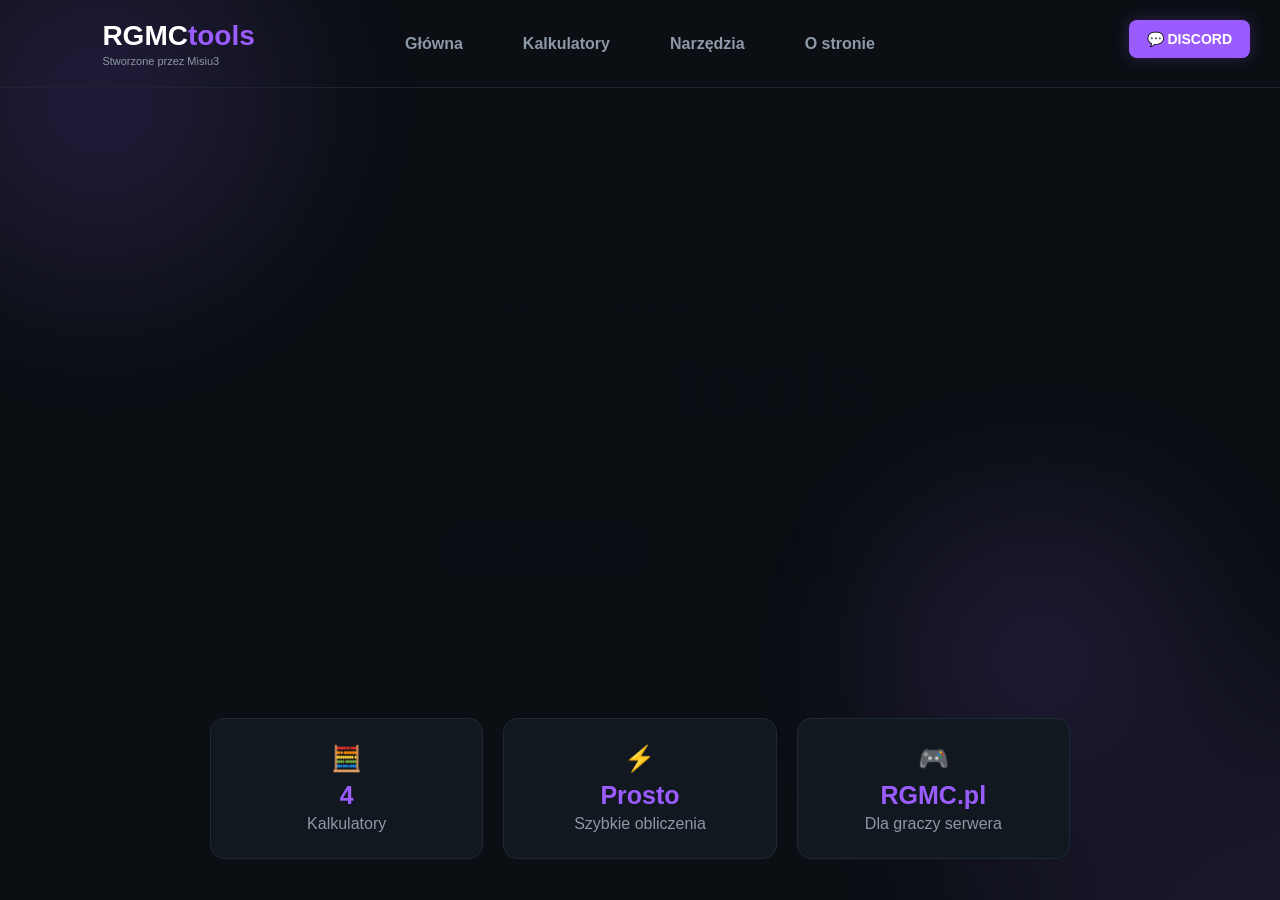
<file: index.html>
<!DOCTYPE html>
<html lang="pl">
<head>
    <meta charset="UTF-8">
    <meta http-equiv="refresh" content="0; url=home.html">
    <title>RGMCTOOLS</title>
</head>
<body>
    <p>Przekierowywanie...</p>
</body>
</html>
</file>
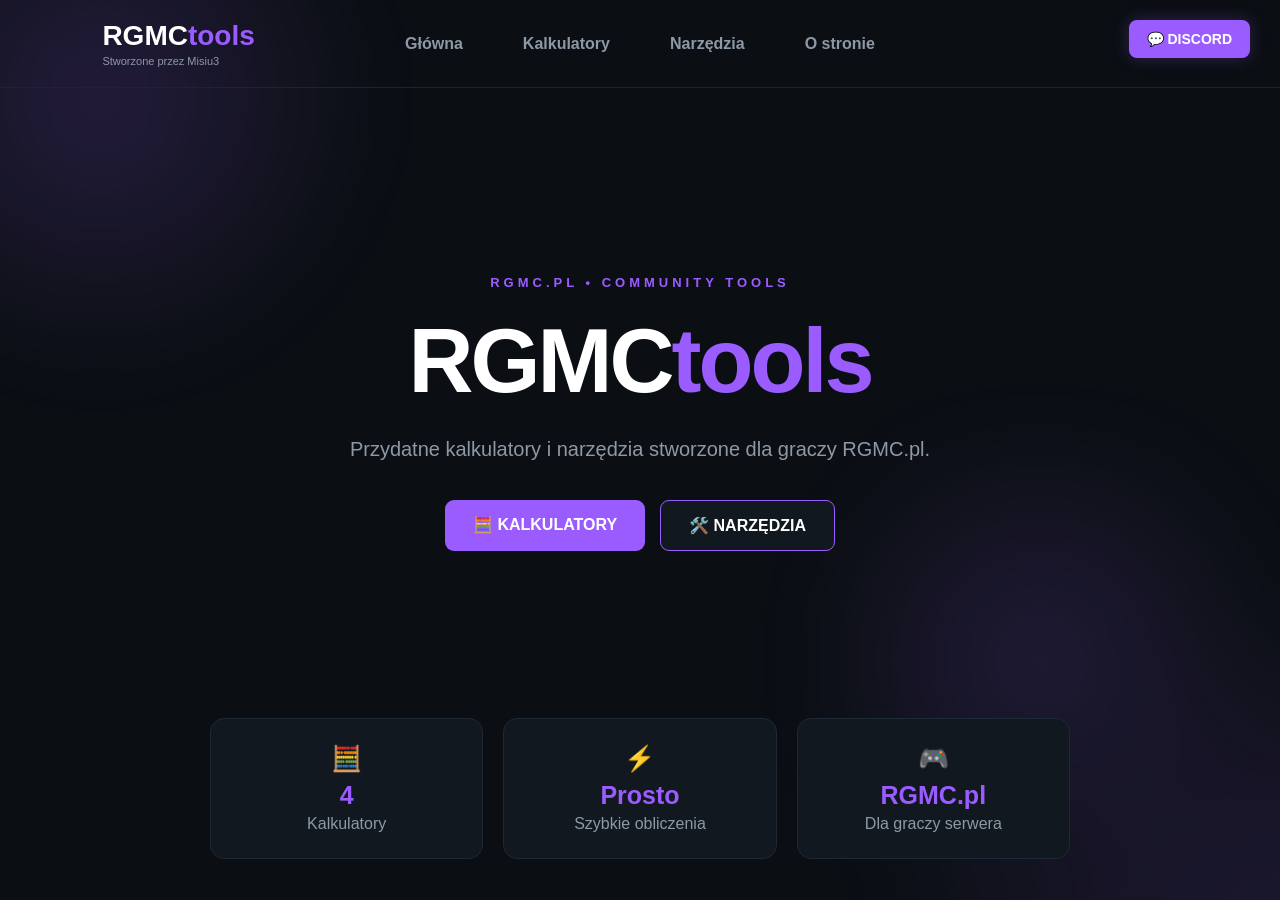
<file: home.html>
<!DOCTYPE html>
<html lang="pl">
<head>
    <meta charset="UTF-8">
    <meta name="viewport" content="width=device-width, initial-scale=1.0">

    <title>RGMCTOOLS</title>

    <link rel="stylesheet" href="style.css">
</head>

<body>

    <header>

        <div class="logo">
            RGMC<span>tools</span>
            <small>Stworzone przez Misiu3</small>
        </div>

    <nav>
    <a href="home.html">Główna</a>
    <a href="kalkulatory.html">Kalkulatory</a>
    <a href="narzedzia.html">Narzędzia</a>
    <a href="onas.html?">O stronie</a>
</nav>

    </header> 


    <main class="home">

        <section class="home-hero">

            <div class="home-content">

                <p class="home-label">RGMC.PL • COMMUNITY TOOLS</p>

                <h1>
                    RGMC<span>tools</span>
                </h1>

                <p class="home-description">
                    Przydatne kalkulatory i narzędzia stworzone
                    dla graczy RGMC.pl.
                </p>

                <div class="home-buttons">

                    <a href="kalkulatory.html" class="home-button">🧮 KALKULATORY</a>

                    <a href="#" class="home-button secondary">🛠️ NARZĘDZIA</a>

                </div>

            </div>

        </section>


        <section class="home-info">

            <div class="info-card">
                <h3>🧮</h3>
                <strong>4</strong>
                <p>Kalkulatory</p>
            </div>

            <div class="info-card">
                <h3>⚡</h3>
                <strong>Prosto</strong>
                <p>Szybkie obliczenia</p>
            </div>

            <div class="info-card">
                <h3>🎮</h3>
                <strong>RGMC.pl</strong>
                <p>Dla graczy serwera</p>
            </div>

        </section>

    </main>

</body>
<a href="https://discord.gg/khkUrMJMb" target="_blank" class="discord-button">
    💬 DISCORD
</a>
</html>
</file>
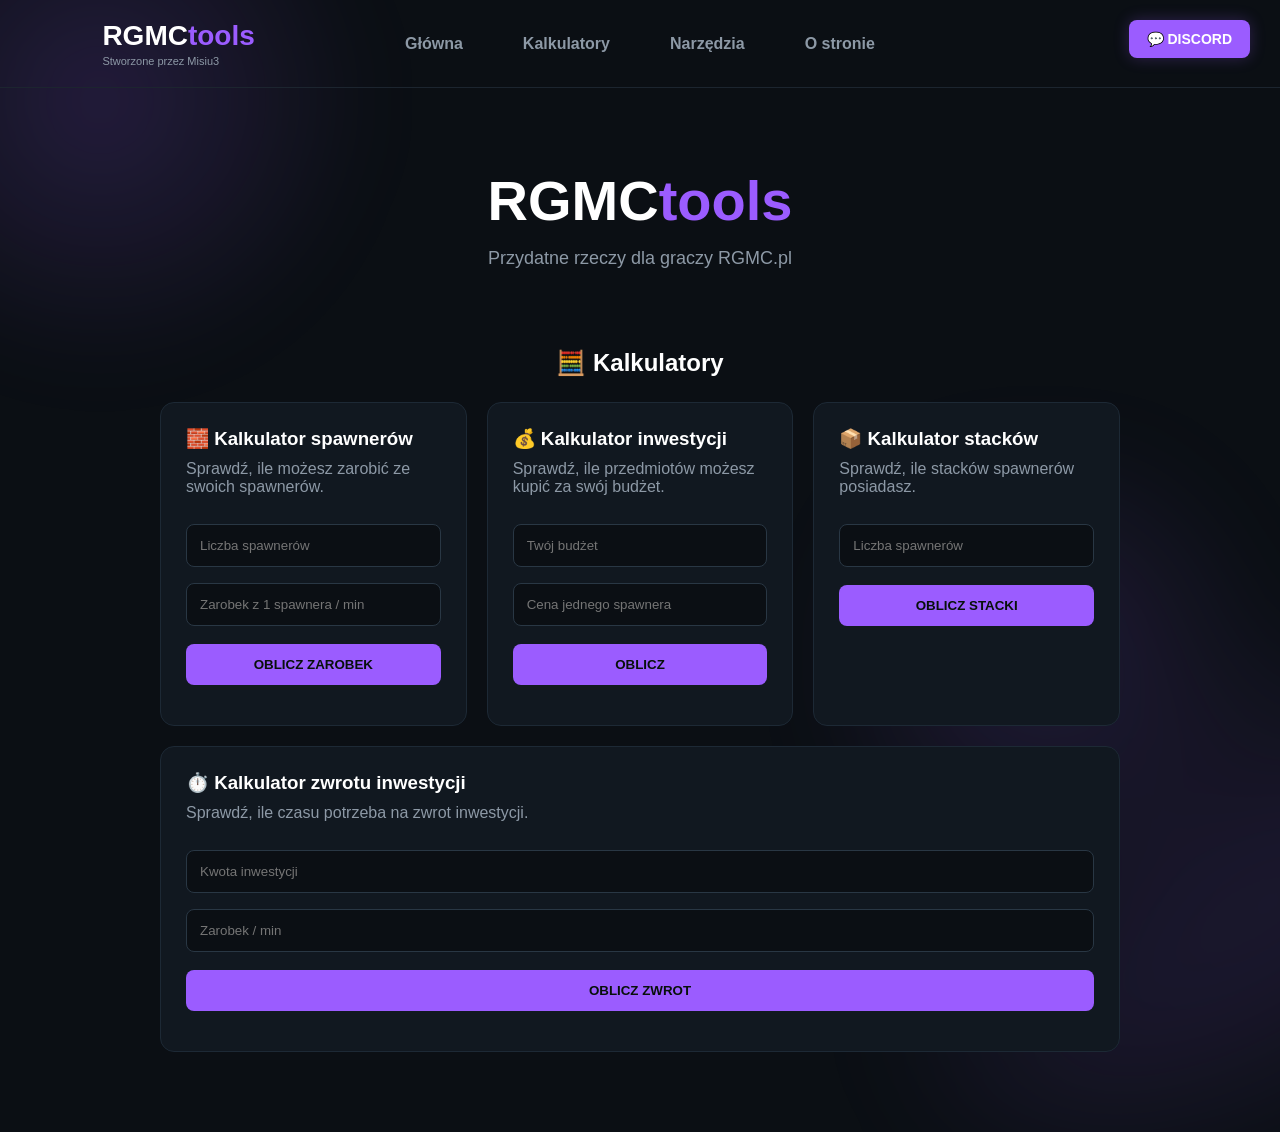
<file: kalkulatory.html>
<!DOCTYPE html>
<html lang="pl">
<head>
    <meta charset="UTF-8">
    <meta name="viewport" content="width=device-width, initial-scale=1.0">
    <title>MC Tools</title>
    <link rel="stylesheet" href="style.css">
</head>

<body>

    <header>
        <div class="logo">
            RGMC<span>tools</span>
            <small>Stworzone przez Misiu3</small>
        </div>

  <nav>
    <a href="home.html">Główna</a>
    <a href="kalkulatory.html">Kalkulatory</a>
    <a href="narzedzia.html">Narzędzia</a>
    <a href="onas.html?">O stronie</a>
</nav>
    </header>

    <section class="hero">
        <h1>RGMC<span>tools</span></h1>
        <p>Przydatne rzeczy dla graczy RGMC.pl</p>
    </section>

    <main class="tools" id="kalkulatory">

        <h2>🧮 Kalkulatory</h2>

        <!-- KALKULATOR SPAWNERÓW -->
        <div class="card">
            <h3>🧱 Kalkulator spawnerów</h3>

            <p>
                Sprawdź, ile możesz zarobić ze swoich spawnerów.
            </p>

            <input
                type="number"
                id="spawners"
                placeholder="Liczba spawnerów"
            >

            <input
                type="number"
                id="profit"
                placeholder="Zarobek z 1 spawnera / min"
            >

            <button onclick="calculate()">
                OBLICZ ZAROBEK
            </button>

            <div class="result" id="result"></div>
            <div class="result" id="hourResult"></div>
            <div class="result" id="dayResult"></div>
        </div>

        <!-- KALKULATOR INWESTYCJI -->
        <div class="card">
            <h3>💰 Kalkulator inwestycji</h3>

            <p>
                Sprawdź, ile przedmiotów możesz kupić za swój budżet.
            </p>

            <input
                type="number"
                id="money"
                placeholder="Twój budżet"
            >

            <input
                type="number"
                id="price"
                placeholder="Cena jednego spawnera"
            >

            <button onclick="calculateInvestment()">
                OBLICZ
            </button>

            <div class="result" id="investmentResult"></div>
        </div>

        <!-- KALKULATOR STACKÓW -->
        <div class="card">
            <h3>📦 Kalkulator stacków</h3>

            <p>
                Sprawdź, ile stacków spawnerów posiadasz.
            </p>

            <input
                type="number"
                id="stackSpawners"
                placeholder="Liczba spawnerów"
            >

            <button onclick="calculateStacks()">
                OBLICZ STACKI
            </button>

            <div class="result" id="stackResult"></div>
        </div>

        <!-- KALKULATOR ZWROTU -->
        <div class="card">
            <h3>⏱️ Kalkulator zwrotu inwestycji</h3>

            <p>
                Sprawdź, ile czasu potrzeba na zwrot inwestycji.
            </p>

            <input
                type="number"
                id="investment"
                placeholder="Kwota inwestycji"
            >

            <input
                type="number"
                id="incomePerMinute"
                placeholder="Zarobek / min"
            >

            <button onclick="calculatePayback()">
                OBLICZ ZWROT
            </button>

            <div class="result" id="paybackResult"></div>
        </div>

    </main>

    <script>

        // KALKULATOR SPAWNERÓW
        function calculate() {

            const spawners = Number(
                document.getElementById("spawners").value
            );

            const profit = Number(
                document.getElementById("profit").value
            );

            if (spawners < 0 || profit < 0) {
                document.getElementById("result").innerText =
                    "Podaj prawidłowe wartości.";
                return;
            }

            const perMinute = spawners * profit;
            const perHour = perMinute * 60;
            const perDay = perHour * 24;

            document.getElementById("result").innerText =
                "💰 Zarobek: " +
                perMinute.toLocaleString("pl-PL") +
                " $ / min";

            document.getElementById("hourResult").innerText =
                "⏱️ Na godzinę: " +
                perHour.toLocaleString("pl-PL") +
                " $";

            document.getElementById("dayResult").innerText =
                "📅 Na 24 godziny: " +
                perDay.toLocaleString("pl-PL") +
                " $";
        }


        // KALKULATOR INWESTYCJI
        function calculateInvestment() {

            const money = Number(
                document.getElementById("money").value
            );

            const price = Number(
                document.getElementById("price").value
            );

            if (money < 0 || price <= 0) {
                document.getElementById("investmentResult").innerText =
                    "Podaj prawidłowe wartości.";
                return;
            }

            const amount = Math.floor(money / price);

            document.getElementById("investmentResult").innerText =
                "🧱 Możesz kupić: " +
                amount.toLocaleString("pl-PL") +
                " spawnerów";
        }


        // KALKULATOR STACKÓW
        function calculateStacks() {

            const spawners = Number(
                document.getElementById("stackSpawners").value
            );

            if (spawners < 0) {
                document.getElementById("stackResult").innerText =
                    "Podaj prawidłową liczbę.";
                return;
            }

            const stacks = Math.floor(spawners / 64);
            const remainder = spawners % 64;

            document.getElementById("stackResult").innerText =
                "📦 Stacki: " +
                stacks.toLocaleString("pl-PL") +
                " | Reszta: " +
                remainder;
        }


        // KALKULATOR ZWROTU INWESTYCJI
        function calculatePayback() {

            const investment = Number(
                document.getElementById("investment").value
            );

            const incomePerMinute = Number(
                document.getElementById("incomePerMinute").value
            );

            if (investment <= 0 || incomePerMinute <= 0) {
                document.getElementById("paybackResult").innerText =
                    "Podaj prawidłowe wartości.";
                return;
            }

            const minutes = investment / incomePerMinute;
            const hours = minutes / 60;
            const days = hours / 24;

            document.getElementById("paybackResult").innerText =
                "💸 Zwrot po około " +
                minutes.toLocaleString("pl-PL", {
                    maximumFractionDigits: 1
                }) +
                " min (" +
                hours.toLocaleString("pl-PL", {
                    maximumFractionDigits: 1
                }) +
                " h / " +
                days.toLocaleString("pl-PL", {
                    maximumFractionDigits: 2
                }) +
                " dni)";
        }

    </script>

</body>
<a href="https://discord.gg/khkUrMJMb" target="_blank" class="discord-button">
    💬 DISCORD
</a>
</html>
</file>
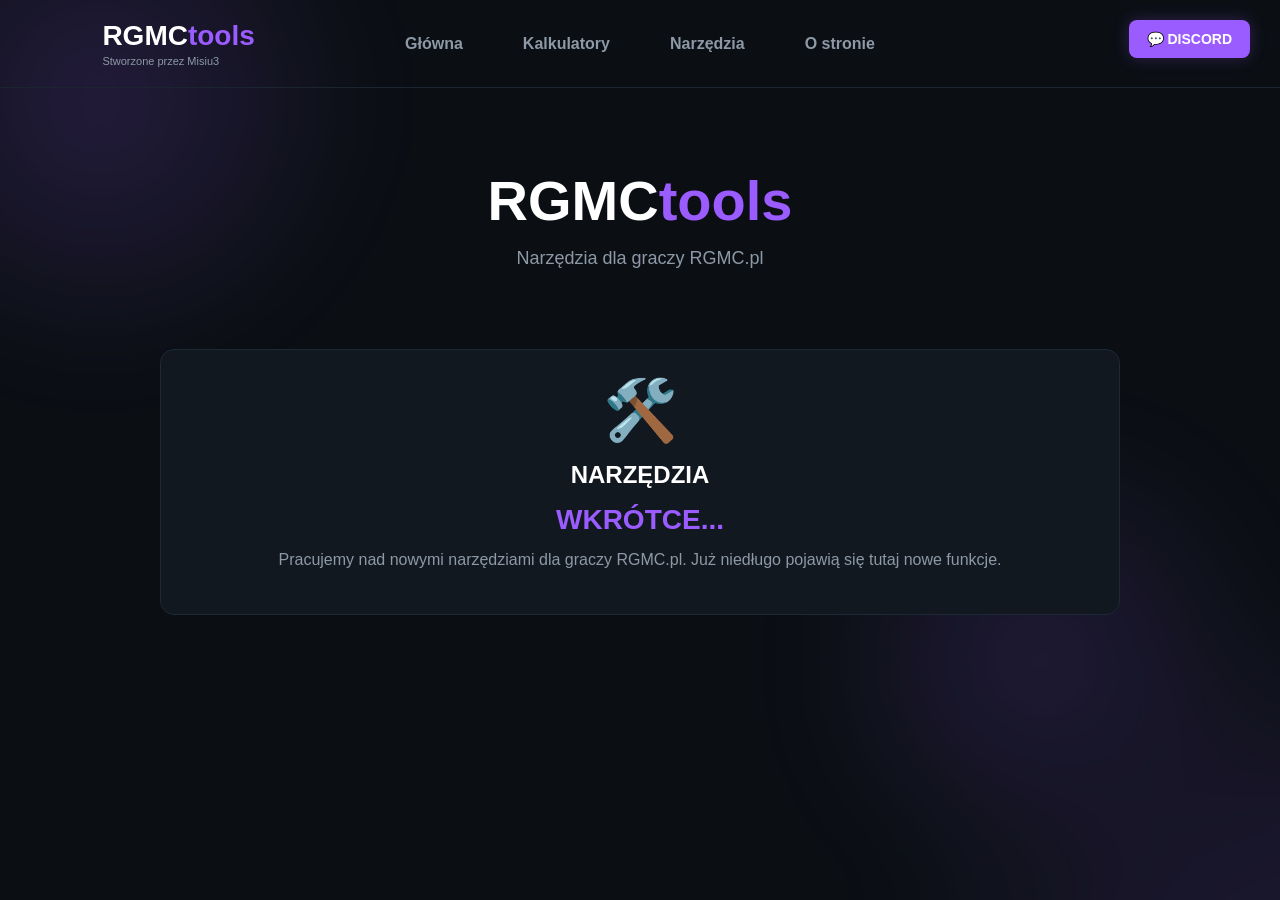
<file: narzedzia.html>
<!DOCTYPE html>
<html lang="pl">
<head>
    <meta charset="UTF-8">
    <meta name="viewport" content="width=device-width, initial-scale=1.0">
    <title>Narzędzia - RGMCTOOLS</title>
    <link rel="stylesheet" href="style.css">
</head>

<body>

<a href="https://discord.gg/khkUrMJMb" target="_blank" class="discord-button">
    💬 DISCORD
</a>

<header>
    <div class="logo">
        RGMC<span>tools</span>
        <small>Stworzone przez Misiu3</small>
    </div>

    <nav>
        <a href="home.html">Główna</a>
        <a href="kalkulatory.html">Kalkulatory</a>
        <a href="narzedzia.html">Narzędzia</a>
        <a href="onas.html">O stronie</a>
    </nav>
</header>

<section class="hero">
    <h1>RGMC<span>tools</span></h1>
    <p>Narzędzia dla graczy RGMC.pl</p>
</section>

<main class="tools">

    <div class="card" style="text-align: center;">
        <div style="font-size: 60px; margin-bottom: 15px;">🛠️</div>

        <h2 style="margin-bottom: 15px;">
            NARZĘDZIA
        </h2>

        <h3 style="color: #9b5cff; font-size: 28px; margin-bottom: 15px;">
            WKRÓTCE...
        </h3>

        <p>
            Pracujemy nad nowymi narzędziami dla graczy RGMC.pl.
            Już niedługo pojawią się tutaj nowe funkcje.
        </p>
    </div>

</main>

</body>
</html>
</file>
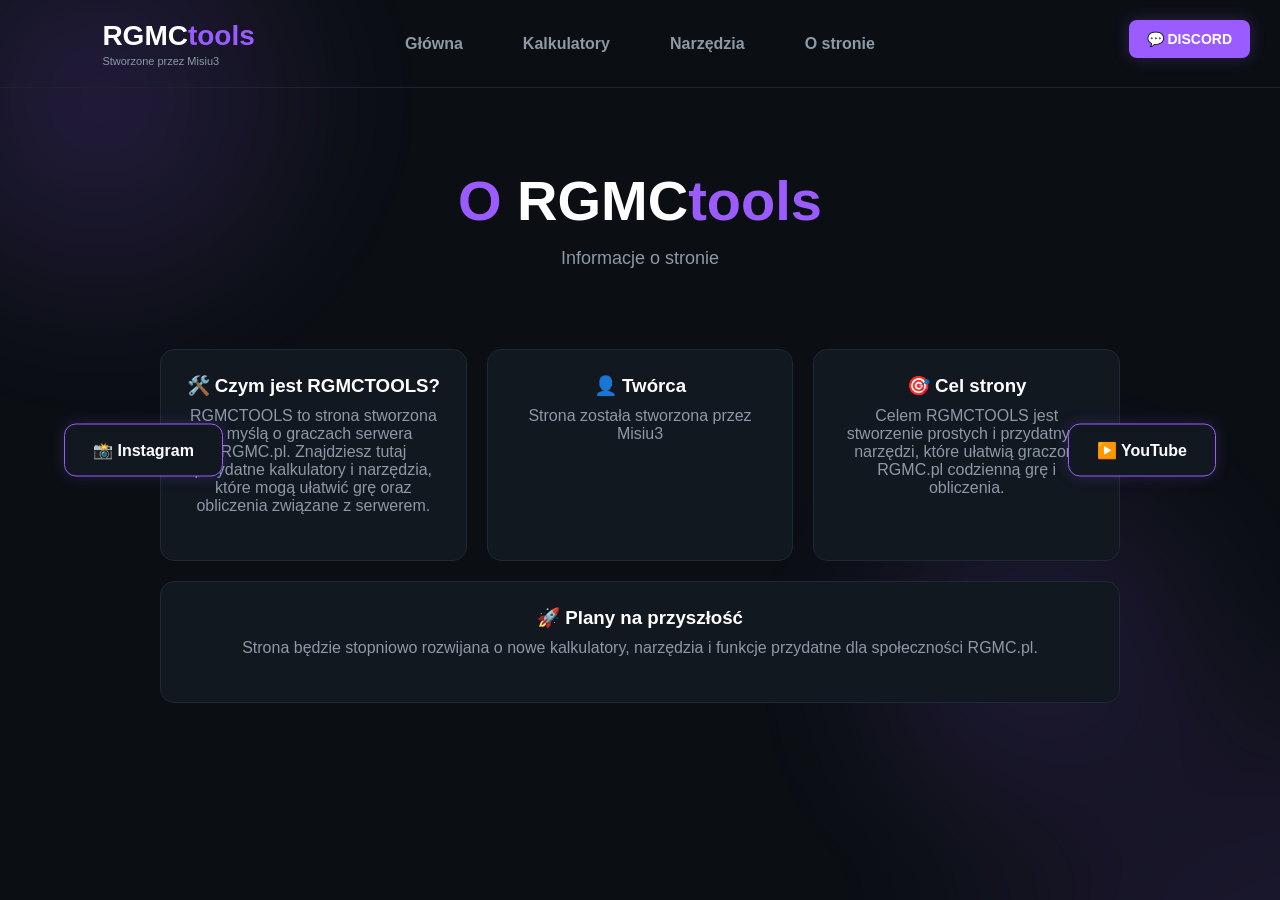
<file: onas.html>
<!DOCTYPE html>
<html lang="pl">
<head>
    <meta charset="UTF-8">
    <meta name="viewport" content="width=device-width, initial-scale=1.0">
    <title>O stronie - RGMCTOOLS</title>
    <link rel="stylesheet" href="style.css">
</head>

<body>
<div class="social-side instagram">
    <a href="https://www.instagram.com/jaxob_xc/" target="_blank">
        📸 Instagram
    </a>
</div>

<div class="social-side youtube">
    <a href="https://www.youtube.com/channel/UC-ye7lj7KS7ODXgSxhKC7CQ" target="_blank">
        ▶️ YouTube
    </a>
</div>

    <header>
        <div class="logo">
            RGMC<span>tools</span>
            <small>Stworzone przez Misiu3</small>
        </div>

   <nav>
    <a href="home.html">Główna</a>
    <a href="kalkulatory.html">Kalkulatory</a>
    <a href="narzedzia.html">Narzędzia</a>
    <a href="onas.html?">O stronie</a>
</nav>
    </header>

    <section class="hero">
        <h1><span>O</span> RGMC<span>tools</span></h1>
<p>Informacje o stronie</p>
    </section>

    <main class="tools">

        <div class="card" style="text-align: center;">
            <h3 style="text-align: center;">🛠️ Czym jest RGMCTOOLS?</h3>

            <p>
                RGMCTOOLS to strona stworzona z myślą o graczach serwera RGMC.pl.
                Znajdziesz tutaj przydatne kalkulatory i narzędzia, które mogą
                ułatwić grę oraz obliczenia związane z serwerem.
            </p>
        </div>

        <div class="card" style="text-align: center;">
            <h3 style="text-align: center;">👤 Twórca</h3>

            <p>
                Strona została stworzona przez Misiu3
            </p>
        </div>

                <div class="card" style="text-align: center;">
            <h3>🎯 Cel strony</h3>

            <p>
                Celem RGMCTOOLS jest stworzenie prostych i przydatnych narzędzi,
                które ułatwią graczom RGMC.pl codzienną grę i obliczenia.
            </p>
        </div>

        <div class="card" style="text-align: center;">
            <h3>🚀 Plany na przyszłość</h3>

            <p>
                Strona będzie stopniowo rozwijana o nowe kalkulatory,
                narzędzia i funkcje przydatne dla społeczności RGMC.pl.
            </p>
        </div>

    </main>

</body>
<a href="https://discord.gg/khkUrMJMb" target="_blank" class="discord-button">
    💬 DISCORD
</a>
</html>
</file>
<file: style.css>
* {
    box-sizing: border-box;
    margin: 0;
    padding: 0;
}

body {
    font-family: Arial, sans-serif;
    background: #0b0f14;
    color: white;
    min-height: 100vh;
    position: relative;
    overflow-x: hidden;
}

body::before {
    content: "";
    position: fixed;
    width: 600px;
    height: 600px;
    left: -200px;
    top: -200px;
    background: radial-gradient(
        circle,
        rgba(155, 92, 255, 0.18),
        transparent 65%
    );
    filter: blur(40px);
    animation: moveLight 8s ease-in-out infinite alternate;
    z-index: -1;
}

body::after {
    content: "";
    position: fixed;
    width: 700px;
    height: 700px;
    right: -250px;
    bottom: -250px;
    background:
        radial-gradient(circle at 30% 30%, rgba(155, 92, 255, 0.16), transparent 35%),
        radial-gradient(circle at 70% 60%, rgba(155, 92, 255, 0.12), transparent 40%),
        radial-gradient(circle at 40% 80%, rgba(155, 92, 255, 0.10), transparent 35%);
    filter: blur(45px);
    animation: moveLight2 10s ease-in-out infinite alternate;
    z-index: -1;
}

@keyframes moveLight {
    0% {
        transform: translate(0, 0) scale(1);
    }

    50% {
        transform: translate(350px, 200px) scale(1.15);
    }

    100% {
        transform: translate(500px, 300px) scale(1);
    }
}

@keyframes moveLight2 {
    0% {
        transform: translate(0, 0) scale(1);
    }

    50% {
        transform: translate(-250px, -180px) scale(1.2);
    }

    100% {
        transform: translate(-400px, -250px) scale(1);
    }
}

header {
    padding: 20px 8%;
    border-bottom: 1px solid #1c252f;
    display: flex;
    align-items: center;
    position: relative;
}

.logo {
    font-size: 28px;
    font-weight: bold;
}

nav {
    position: absolute;
    left: 50%;
    transform: translateX(-50%);
    display: flex;
    gap: 60px;
    align-items: center;
}

.logo {
    font-size: 28px;
    font-weight: bold;
}

.logo small {
    display: block;
    font-size: 11px;
    font-weight: normal;
    color: #8d99a6;
    margin-top: 3px;
}

.logo span {
    color: #9b5cff;
}

.hero {
    text-align: center;
    padding: 80px 20px 50px;
}

.hero h1 {
    font-size: 56px;
    margin-bottom: 15px;
}

.hero h1 span {
    color: #9b5cff;
}

.hero p {
    color: #8d99a6;
    font-size: 18px;
}

.tools {
    max-width: 1000px;
    margin: auto;
    padding: 30px 20px 80px;
    display: flex;
    flex-wrap: wrap;
    gap: 20px;
}

.tools h2 {
    width: 100%;
    margin-bottom: 5px;
    text-align: center;
    animation: fadeUp 4s ease;
}

.card {
    background: #111820;
    border: 1px solid #1d2935;
    border-radius: 14px;
    padding: 25px;
    margin-bottom: 0;
    transition: 0.2s;
    flex: 1;
    min-width: 300px;
}

.card:hover {
    transform: translateY(-4px);
    border-color:  #9b5cff;
}

.card h3 {
    margin-bottom: 10px;
}

.card p {
    color: #8d99a6;
    margin-bottom: 20px;
}

input {
    width: 100%;
    padding: 13px;
    margin: 8px 0;
    background: #0b0f14;
    color: white;
    border: 1px solid #293744;
    border-radius: 8px;
    outline: none;
}

input:focus {
    border-color: #9b5cff;
}

button {
    width: 100%;
    padding: 13px;
    margin-top: 10px;
    background: #9b5cff;
    color: #07100b;
    border: none;
    border-radius: 8px;
    font-weight: bold;
    cursor: pointer;
}

button:hover {
    filter: brightness(0.9);
}

.result {
    margin-top: 15px;
    color: #9b5cff;
    font-weight: bold;
}
nav {
    display: flex;
    gap: 60px;
    align-items: center;
}

nav a {
    color: #8d99a6;
    text-decoration: none;
    font-weight: bold;
    transition: 0.2s;
}

nav a:hover {
    color: #9b5cff;
}

.card-title {
    text-align: center;
}

.social-side {
    position: fixed;
    top: 50%;
    transform: translateY(-50%);
    background: #111820;
    border: 1px solid #9b5cff;
    border-radius: 12px;
    padding: 16px 28px;
    z-index: 10;
    box-shadow: 0 0 15px rgba(155, 92, 255, 0.2);
    transition: 0.25s;
}

.social-side a {
    color: white;
    text-decoration: none;
    font-weight: bold;
    font-size: 16px;
}

.social-side:hover {
    transform: translateY(-50%) scale(1.08);
    box-shadow: 0 0 25px rgba(155, 92, 255, 0.45);
}

.social-side a:hover {
    color: #9b5cff;
}

.instagram {
    left: 5%;
}

.youtube {
    right: 5%;
}

@keyframes fadeUp {
    from {
        opacity: 0;
        transform: translateY(25px);
    }

    to {
        opacity: 1;
        transform: translateY(0);
    }
}

.hero {
    animation: fadeUp 4s ease;
}

.card {
    animation: fadeUp 4s ease;
}

.social-side {
    animation: fadeSocial 1s 2s both;
}

@keyframes fadeSocial {
    from {
        opacity: 0;
        transform: translateY(-50%) scale(0.8);
    }

    to {
        opacity: 1;
        transform: translateY(-50%) scale(1);
    }
}

/* =========================
   STRONA GŁÓWNA
========================= */

.home {
    min-height: calc(100vh - 90px);
}

.home-hero {
    min-height: 650px;
    display: flex;
    justify-content: center;
    align-items: center;
    text-align: center;
    padding: 80px 20px;
}

.home-content {
    max-width: 850px;
    animation: fadeUp 1.5s ease;
}

.home-label {
    color: #9b5cff;
    font-size: 13px;
    font-weight: bold;
    letter-spacing: 4px;
    margin-bottom: 20px;
}

.home-content h1 {
    font-size: 90px;
    margin-bottom: 20px;
    letter-spacing: -3px;
}

.home-content h1 span {
    color: #9b5cff;
}

.home-description {
    color: #8d99a6;
    font-size: 20px;
    max-width: 600px;
    margin: auto;
    line-height: 1.6;
}

.home-buttons {
    display: flex;
    justify-content: center;
    gap: 15px;
    margin-top: 35px;
}

.home-button {
    display: inline-block;
    padding: 15px 28px;
    background: #9b5cff;
    color: white;
    text-decoration: none;
    border-radius: 9px;
    font-weight: bold;
    transition: 0.25s;
}

.home-button:hover {
    transform: translateY(-4px);
    filter: brightness(1.15);
}

.home-button.secondary {
    background: #111820;
    border: 1px solid #9b5cff;
}

.home-info {
    max-width: 900px;
    margin: -20px auto 80px;
    padding: 0 20px;

    display: flex;
    gap: 20px;
}

.info-card {
    flex: 1;
    text-align: center;

    background: #111820;
    border: 1px solid #1d2935;
    border-radius: 14px;

    padding: 25px;

    transition: 0.25s;
}

.info-card:hover {
    transform: translateY(-5px);
    border-color: #9b5cff;
}

.info-card h3 {
    font-size: 25px;
    margin-bottom: 8px;
}

.info-card strong {
    display: block;
    color: #9b5cff;
    font-size: 25px;
    margin-bottom: 5px;
}

.info-card p {
    color: #8d99a6;
}


/* TELEFONY */

@media (max-width: 700px) {

    .home-content h1 {
        font-size: 55px;
    }

    .home-description {
        font-size: 17px;
    }

    .home-buttons {
        flex-direction: column;
        max-width: 300px;
        margin-left: auto;
        margin-right: auto;
    }

    .home-info {
        flex-direction: column;
    }

}

.discord-button {
    position: fixed;
    top: 20px;
    right: 30px;
    padding: 11px 18px;
    background: #9b5cff;
    color: white;
    text-decoration: none;
    border-radius: 8px;
    font-weight: bold;
    font-size: 14px;
    z-index: 100;
    transition: 0.25s;
    box-shadow: 0 0 15px rgba(155, 92, 255, 0.25);
}

.discord-button:hover {
    transform: translateY(-2px);
    filter: brightness(1.15);
    box-shadow: 0 0 25px rgba(155, 92, 255, 0.45);
}
</file>
